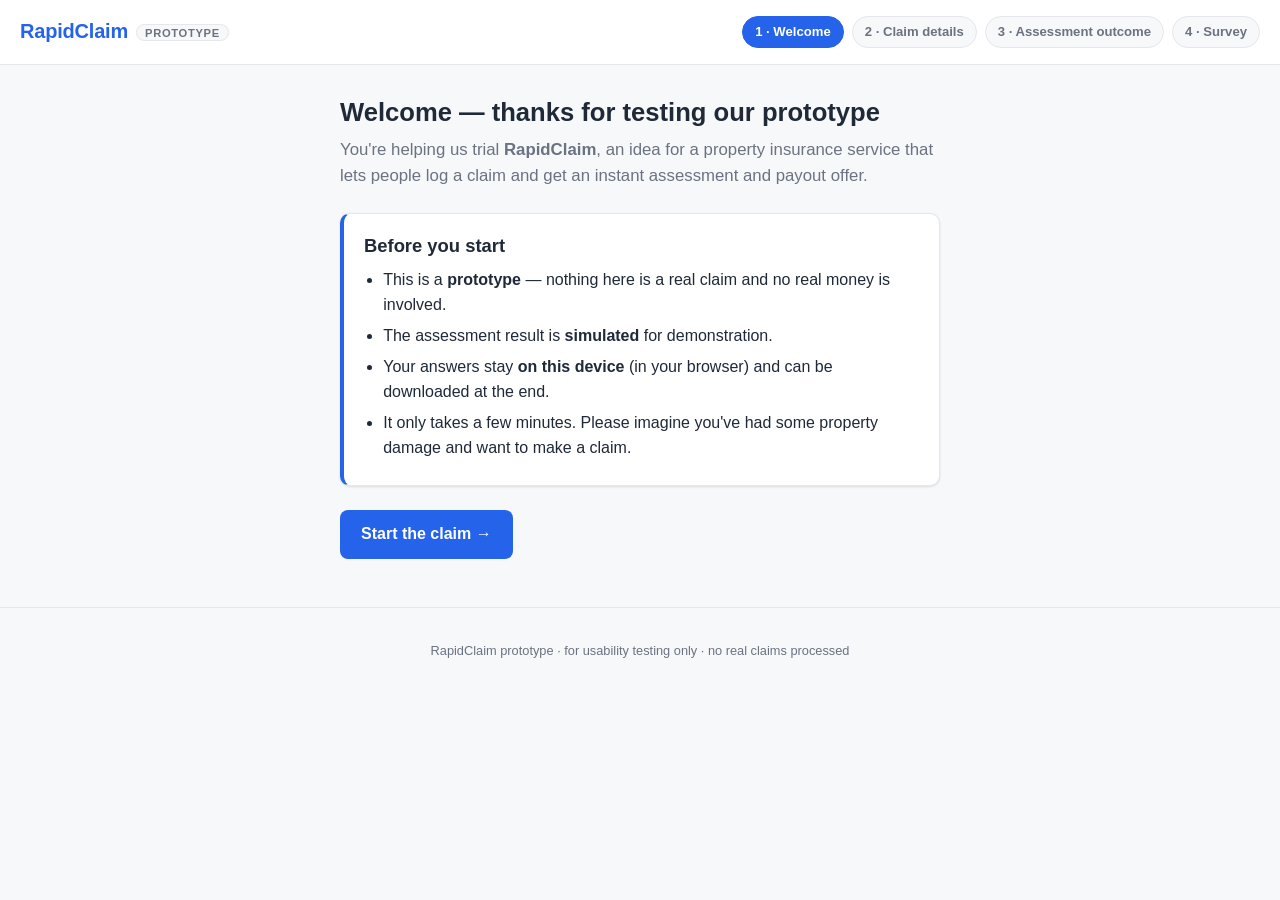
<file: index.html>
<!DOCTYPE html>
<html lang="en">
<head>
  <meta charset="UTF-8">
  <meta name="viewport" content="width=device-width, initial-scale=1.0">
  <title>RapidClaim — Property Claim Prototype</title>
  <link rel="stylesheet" href="css/style.css">
</head>
<body>
  <header class="site-header">
    <div class="brand">RapidClaim<span class="brand-tag">prototype</span></div>
    <ol class="progress" aria-label="Progress">
      <li data-step="intro" class="active">1 · Welcome</li>
      <li data-step="claim">2 · Claim details</li>
      <li data-step="outcome">3 · Assessment outcome</li>
      <li data-step="survey">4 · Survey</li>
    </ol>
  </header>

  <main>
    <!-- SECTION 1: INTRO -->
    <section id="intro" class="step active">
      <h1>Welcome — thanks for testing our prototype</h1>
      <p class="lead">
        You're helping us trial <strong>RapidClaim</strong>, an idea for a property insurance
        service that lets people log a claim and get an instant assessment and payout offer.
      </p>
      <div class="callout">
        <h2>Before you start</h2>
        <ul>
          <li>This is a <strong>prototype</strong> — nothing here is a real claim and no real money is involved.</li>
          <li>The assessment result is <strong>simulated</strong> for demonstration.</li>
          <li>Your answers stay <strong>on this device</strong> (in your browser) and can be downloaded at the end.</li>
          <li>It only takes a few minutes. Please imagine you've had some property damage and want to make a claim.</li>
        </ul>
      </div>
      <div class="actions">
        <button class="btn btn-primary" data-goto="claim">Start the claim →</button>
      </div>
    </section>

    <!-- SECTION 2: CLAIM DETAILS -->
    <section id="claim" class="step">
      <h1>Your claim details</h1>
      <p class="lead">Tell us a little about what happened. We'll assess it right away.</p>

      <form id="claim-form" novalidate>
        <div class="field">
          <label for="claimant-name">Your name</label>
          <input type="text" id="claimant-name" name="name" autocomplete="name" required
                 placeholder="e.g. Alex Taylor">
          <p class="error" data-for="name"></p>
        </div>

        <!-- Q1 · Cause of damage -->
        <div class="field">
          <label for="claim-cause">What caused the damage?</label>
          <select id="claim-cause" name="causeOfDamage" required>
            <option value="" disabled selected>Choose one…</option>
            <option value="Storm / hail / flood">Storm, hail or flood</option>
            <option value="Escape of water / leak">Escape of water or leak</option>
            <option value="Fire">Fire</option>
            <option value="Theft / break-in">Theft or break-in</option>
            <option value="Tenant damage">Tenant damage</option>
            <option value="Accidental damage">Accidental damage</option>
            <option value="Fallen tree">Fallen tree</option>
            <option value="Other">Other</option>
          </select>
          <p class="error" data-for="causeOfDamage"></p>
          <details class="why">
            <summary>Why we ask</summary>
            <p>The cause of damage is the biggest factor in whether a claim is covered. Telling
               us upfront lets us check it against your policy straight away — so you know early
               whether you're covered.</p>
          </details>
        </div>

        <!-- Q2 · When it happened -->
        <div class="field">
          <label for="claim-date">When did it happen?</label>
          <div class="field-row">
            <input type="date" id="claim-date" name="dateOfDamage" required>
            <input type="time" id="claim-time" name="timeOfDamage" aria-label="Approximate time (optional)">
          </div>
          <p class="hint">Date required · approximate time if you know it.</p>
          <p class="error" data-for="dateOfDamage"></p>
          <details class="why">
            <summary>Why we ask</summary>
            <p>The date lets us cross-check against weather records and declared events in your
               area. If your damage lines up with a known event, it's effectively
               pre-validated — no waiting to prove it happened.</p>
          </details>
        </div>

        <!-- Q3 · What was damaged and where -->
        <fieldset class="field">
          <legend>What was damaged, and where in the property?</legend>
          <div class="checklist" data-name="damagedAreas">
            <label><input type="checkbox" name="damagedAreas" value="Roof"><span>Roof</span></label>
            <label><input type="checkbox" name="damagedAreas" value="Ceilings / walls"><span>Ceilings / walls</span></label>
            <label><input type="checkbox" name="damagedAreas" value="Flooring / carpet"><span>Flooring / carpet</span></label>
            <label><input type="checkbox" name="damagedAreas" value="Kitchen / cabinetry"><span>Kitchen / cabinetry</span></label>
            <label><input type="checkbox" name="damagedAreas" value="Contents"><span>Contents</span></label>
            <label><input type="checkbox" name="damagedAreas" value="Fence / external"><span>Fence / external</span></label>
          </div>
          <p class="error" data-for="damagedAreas"></p>

          <label for="damage-extent" class="sub-label">Roughly how extensive is it?</label>
          <select id="damage-extent" name="damageExtent" required>
            <option value="" disabled selected>Choose one…</option>
            <option value="Minor">Minor — small area, cosmetic</option>
            <option value="Moderate">Moderate — one room / section</option>
            <option value="Major">Major — multiple rooms / structural</option>
            <option value="Severe">Severe — widespread / property-wide</option>
          </select>
          <p class="error" data-for="damageExtent"></p>
          <details class="why">
            <summary>Why we ask</summary>
            <p>Damage type, location and extent map to our repair-cost benchmarks, so we can give
               you an indicative settlement range and confirm it clears your excess right away.</p>
          </details>
        </fieldset>

        <!-- Q4 · Photos / videos -->
        <div class="field">
          <label for="claim-photos">Upload photos or videos of the damage <span class="optional">(recommended)</span></label>
          <input type="file" id="claim-photos" name="photos" accept="image/*,video/*" multiple>
          <p class="hint">Show us the whole room first, then close-ups of the damage.</p>
          <p class="hint" id="photo-status"></p>
          <details class="why">
            <summary>Why we ask</summary>
            <p>Photos are the evidence only you have. We compare them against thousands of assessed
               claims to validate the damage — replacing the slow first assessor visit.</p>
          </details>
        </div>

        <!-- Q5 · Safety triage -->
        <fieldset class="field">
          <legend>Is the property currently safe and liveable?</legend>
          <div class="rating" data-name="safeLiveable">
            <label><input type="radio" name="safeLiveable" value="Yes" required><span>Yes</span></label>
            <label><input type="radio" name="safeLiveable" value="No"><span>No</span></label>
          </div>
          <p class="error" data-for="safeLiveable"></p>

          <p class="sub-label">Is anything getting worse or urgent? <span class="optional">(tick any that apply)</span></p>
          <div class="checklist" data-name="safetyIssues">
            <label><input type="checkbox" name="safetyIssues" value="Water still coming in"><span>Water still coming in</span></label>
            <label><input type="checkbox" name="safetyIssues" value="Security compromised"><span>Security compromised</span></label>
            <label><input type="checkbox" name="safetyIssues" value="Unable to stay in the property"><span>Can't stay in the property</span></label>
          </div>
          <details class="why">
            <summary>Why we ask</summary>
            <p>This drives urgency. If something's getting worse we can authorise make-safe repairs
               immediately (e.g. use your own plumber now) instead of making you wait for permission.</p>
          </details>
        </fieldset>

        <!-- Estimated loss -->
        <div class="field">
          <label for="estimated-loss">Estimated loss ($)</label>
          <input type="number" id="estimated-loss" name="estimatedLoss" min="0" step="1"
                 inputmode="numeric" required placeholder="e.g. 2500">
          <p class="hint">Your best guess of the repair or replacement cost.</p>
          <p class="error" data-for="estimatedLoss"></p>
        </div>

        <div class="actions">
          <button type="button" class="btn btn-ghost" data-goto="intro">← Back</button>
          <button type="submit" class="btn btn-primary">Assess my claim</button>
        </div>
      </form>
    </section>

    <!-- SECTION 3: ASSESSMENT OUTCOME -->
    <section id="outcome" class="step">
      <h1>Claim assessment outcome</h1>

      <!-- Assessing spinner -->
      <div id="assessing" class="assessing" hidden>
        <div class="spinner" aria-hidden="true"></div>
        <p>Assessing your claim…</p>
      </div>

      <!-- Decision result -->
      <div id="decision" class="decision" hidden>
        <div class="decision-badge" id="decision-badge"></div>
        <h2 id="decision-title"></h2>
        <p id="decision-message"></p>
        <div class="payout" id="payout-block">
          <span class="payout-label">Payout offer</span>
          <span class="payout-amount" id="payout-amount"></span>
        </div>
        <p class="ref">Reference: <span id="claim-ref"></span></p>

        <div class="actions">
          <button type="button" class="btn btn-ghost" id="decision-back">← Back to claim details</button>
        </div>

        <div class="options">
          <div class="option-card">
            <button type="button" class="btn btn-primary btn-block" id="accept-btn">Accept payout →</button>
            <p class="option-desc">Get paid now. We'll ask for the bank account you'd like the offer
              deposited into, and settle your claim straight away.</p>
          </div>
          <div class="option-card">
            <button type="button" class="btn btn-secondary btn-block" id="fullclaim-btn">I'd like to proceed to a full claim →</button>
            <p class="option-desc">Prefer a thorough review? We'll collect more detail and a claims
              specialist will assess your claim in full before settling.</p>
          </div>
        </div>
      </div>

      <!-- Accept payout: bank details -->
      <div id="payment" class="decision" hidden>
        <h2>Accept your payout</h2>
        <p>Enter the account you'd like your <strong id="payment-amount"></strong> paid into.</p>
        <form id="payment-form" novalidate>
          <div class="field">
            <label for="account-name">Account holder name</label>
            <input type="text" id="account-name" name="accountName" required
                   placeholder="e.g. Alex Taylor">
            <p class="error" data-for="accountName"></p>
          </div>
          <div class="field">
            <label for="bsb-number">BSB number</label>
            <input type="text" id="bsb-number" name="bsb" inputmode="numeric"
                   required placeholder="6 digits (e.g. 062-000)">
            <p class="error" data-for="bsb"></p>
          </div>
          <div class="field">
            <label for="account-number">Account number</label>
            <input type="text" id="account-number" name="accountNumber" inputmode="numeric"
                   required placeholder="Your account number">
            <p class="error" data-for="accountNumber"></p>
          </div>
          <div class="actions">
            <button type="button" class="btn btn-ghost" id="payment-back">← Back</button>
            <button type="submit" class="btn btn-primary">Confirm &amp; get paid</button>
          </div>
        </form>
      </div>

      <!-- Payment confirmed -->
      <div id="paid" class="decision" hidden>
        <div class="decision-badge badge-approved">✓</div>
        <h2>Payment confirmed</h2>
        <p>Your payout of <strong id="paid-amount"></strong> is on its way. It should arrive in your
          nominated bank account within 1–3 business days
          (ref <strong id="paid-ref"></strong>).</p>
        <p>That's your claim sorted. Just a few quick questions to finish.</p>
        <div class="actions">
          <button type="button" class="btn btn-primary" data-goto="survey">Continue to survey →</button>
        </div>
      </div>

      <!-- Full claim acknowledgement -->
      <div id="fullclaim" class="decision" hidden>
        <div class="decision-badge badge-referred">→</div>
        <h2>Let's do a full claim</h2>
        <p>Thanks — we've logged your request for a full assessment
          (ref <strong id="fullclaim-ref"></strong>). A claims specialist will review the details
          you've provided and be in touch with a final decision.</p>
        <p>For now, let's finish with a few quick questions.</p>
        <div class="actions">
          <button type="button" class="btn btn-ghost" id="fullclaim-back">← Back</button>
          <button type="button" class="btn btn-primary" data-goto="survey">Continue to survey →</button>
        </div>
      </div>
    </section>

    <!-- SECTION 4: SURVEY -->
    <section id="survey" class="step">
      <h1>How was that?</h1>
      <p class="lead">A few quick questions about your experience. Then you're done.</p>

      <form id="survey-form" novalidate>
        <h2 class="section-heading">About you</h2>

        <div class="field">
          <label for="survey-name">Name</label>
          <input type="text" id="survey-name" name="name" autocomplete="name" required
                 placeholder="e.g. Alex Taylor">
          <p class="error" data-for="name"></p>
        </div>

        <div class="field">
          <label for="survey-age">Age</label>
          <input type="number" id="survey-age" name="age" min="0" max="120" step="1"
                 inputmode="numeric" required placeholder="e.g. 34">
          <p class="error" data-for="age"></p>
        </div>

        <div class="field">
          <label for="survey-postcode">Postcode</label>
          <input type="text" id="survey-postcode" name="postcode" autocomplete="postal-code"
                 required placeholder="e.g. 2000">
          <p class="error" data-for="postcode"></p>
        </div>

        <div class="field">
          <label for="survey-education">Education level</label>
          <select id="survey-education" name="education" required>
            <option value="" disabled selected>Choose one…</option>
            <option value="Less than high school">Less than high school</option>
            <option value="High school">High school</option>
            <option value="Trade / vocational">Trade / vocational</option>
            <option value="Diploma">Diploma</option>
            <option value="Bachelor's degree">Bachelor's degree</option>
            <option value="Postgraduate degree">Postgraduate degree</option>
            <option value="Prefer not to say">Prefer not to say</option>
          </select>
          <p class="error" data-for="education"></p>
        </div>

        <div class="field">
          <label for="survey-gender">Gender</label>
          <select id="survey-gender" name="gender" required>
            <option value="" disabled selected>Choose one…</option>
            <option value="Female">Female</option>
            <option value="Male">Male</option>
            <option value="Non-binary">Non-binary</option>
            <option value="Prefer to self-describe">Prefer to self-describe</option>
            <option value="Prefer not to say">Prefer not to say</option>
          </select>
          <p class="error" data-for="gender"></p>
        </div>

        <h2 class="section-heading">Your experience</h2>

        <fieldset class="field">
          <legend>Have you made a claim before?</legend>
          <div class="rating" data-name="madeClaimBefore">
            <label><input type="radio" name="madeClaimBefore" value="Yes" required><span>Yes</span></label>
            <label><input type="radio" name="madeClaimBefore" value="No"><span>No</span></label>
          </div>
          <p class="error" data-for="madeClaimBefore"></p>
        </fieldset>

        <fieldset class="field">
          <legend>Do you understand the proposed solution?</legend>
          <div class="rating" data-name="understandSolution">
            <label><input type="radio" name="understandSolution" value="Yes" required><span>Yes</span></label>
            <label><input type="radio" name="understandSolution" value="No"><span>No</span></label>
          </div>
          <p class="error" data-for="understandSolution"></p>
        </fieldset>

        <fieldset class="field">
          <legend>What is your desired outcome when logging a claim?</legend>
          <div class="rating" data-name="desiredOutcome">
            <label><input type="radio" name="desiredOutcome" value="Maximum payout" required><span>Maximum payout</span></label>
            <label><input type="radio" name="desiredOutcome" value="Minimize paperwork"><span>Minimize paperwork</span></label>
          </div>
          <p class="error" data-for="desiredOutcome"></p>
        </fieldset>

        <div class="field">
          <label for="comments">Any comments or suggestions? <span class="optional">(optional)</span></label>
          <textarea id="comments" name="comments" rows="4"
                    placeholder="What worked well? What would you change?"></textarea>
        </div>

        <div class="actions">
          <button type="button" class="btn btn-ghost" data-goto="outcome">← Back</button>
          <button type="submit" class="btn btn-primary">Finish</button>
        </div>
      </form>

      <!-- Thank you / download -->
      <div id="thanks" class="thanks" hidden>
        <div class="decision-badge badge-approved">✓</div>
        <h2>Thank you!</h2>
        <p>Your responses have been saved on this device. You can download a copy below.</p>
        <div class="actions actions-wrap">
          <button type="button" class="btn btn-secondary" id="download-json">Download JSON</button>
          <button type="button" class="btn btn-secondary" id="download-csv">Download CSV</button>
          <button type="button" class="btn btn-ghost" id="restart-btn">Start over</button>
        </div>
      </div>
    </section>
  </main>

  <footer class="site-footer">
    <p>RapidClaim prototype · for usability testing only · no real claims processed</p>
  </footer>

  <script src="js/storage.js"></script>
  <script src="js/app.js"></script>
  <script src="js/survey.js"></script>
</body>
</html>
</file>
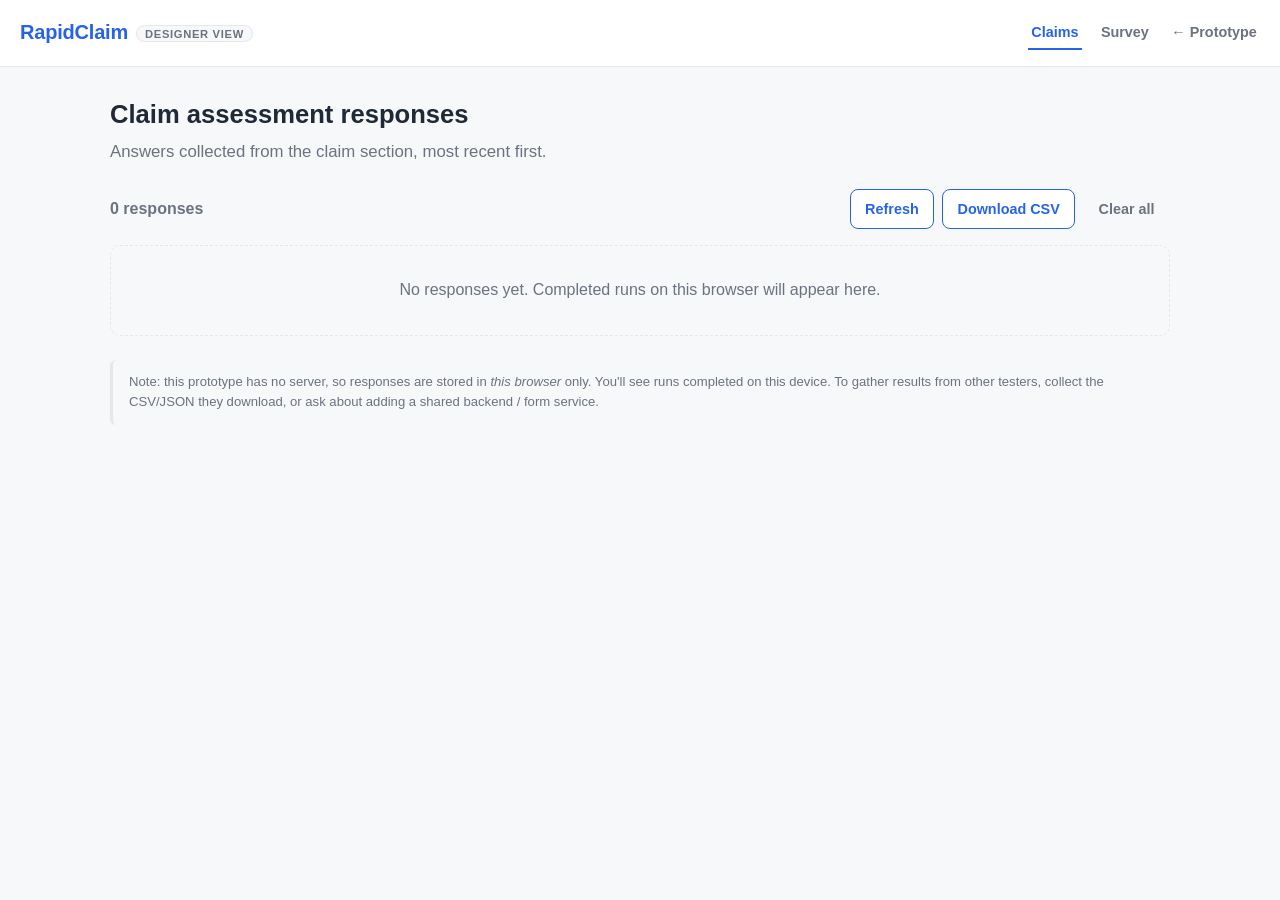
<file: results/claims.html>
<!DOCTYPE html>
<html lang="en">
<head>
  <meta charset="UTF-8">
  <meta name="viewport" content="width=device-width, initial-scale=1.0">
  <title>Claim assessments — RapidClaim (designer view)</title>
  <link rel="stylesheet" href="../css/style.css">
</head>
<body data-view="claims">
  <header class="site-header">
    <div class="brand">RapidClaim<span class="brand-tag">designer view</span></div>
    <nav class="view-nav">
      <a href="claims.html" class="active">Claims</a>
      <a href="survey.html">Survey</a>
      <a href="../index.html">← Prototype</a>
    </nav>
  </header>

  <main class="results-main">
    <h1>Claim assessment responses</h1>
    <p class="lead">Answers collected from the claim section, most recent first.</p>

    <div class="results-bar">
      <span id="results-count" class="results-count"></span>
      <div class="results-actions">
        <button type="button" class="btn btn-secondary" id="refresh">Refresh</button>
        <button type="button" class="btn btn-secondary" id="download-all">Download CSV</button>
        <button type="button" class="btn btn-ghost" id="clear-all">Clear all</button>
      </div>
    </div>

    <div id="results-root"></div>

    <p class="note">
      Note: this prototype has no server, so responses are stored in <em>this browser</em> only.
      You'll see runs completed on this device. To gather results from other testers, collect the
      CSV/JSON they download, or ask about adding a shared backend / form service.
    </p>
  </main>

  <script src="../js/storage.js"></script>
  <script src="results.js"></script>
</body>
</html>
</file>
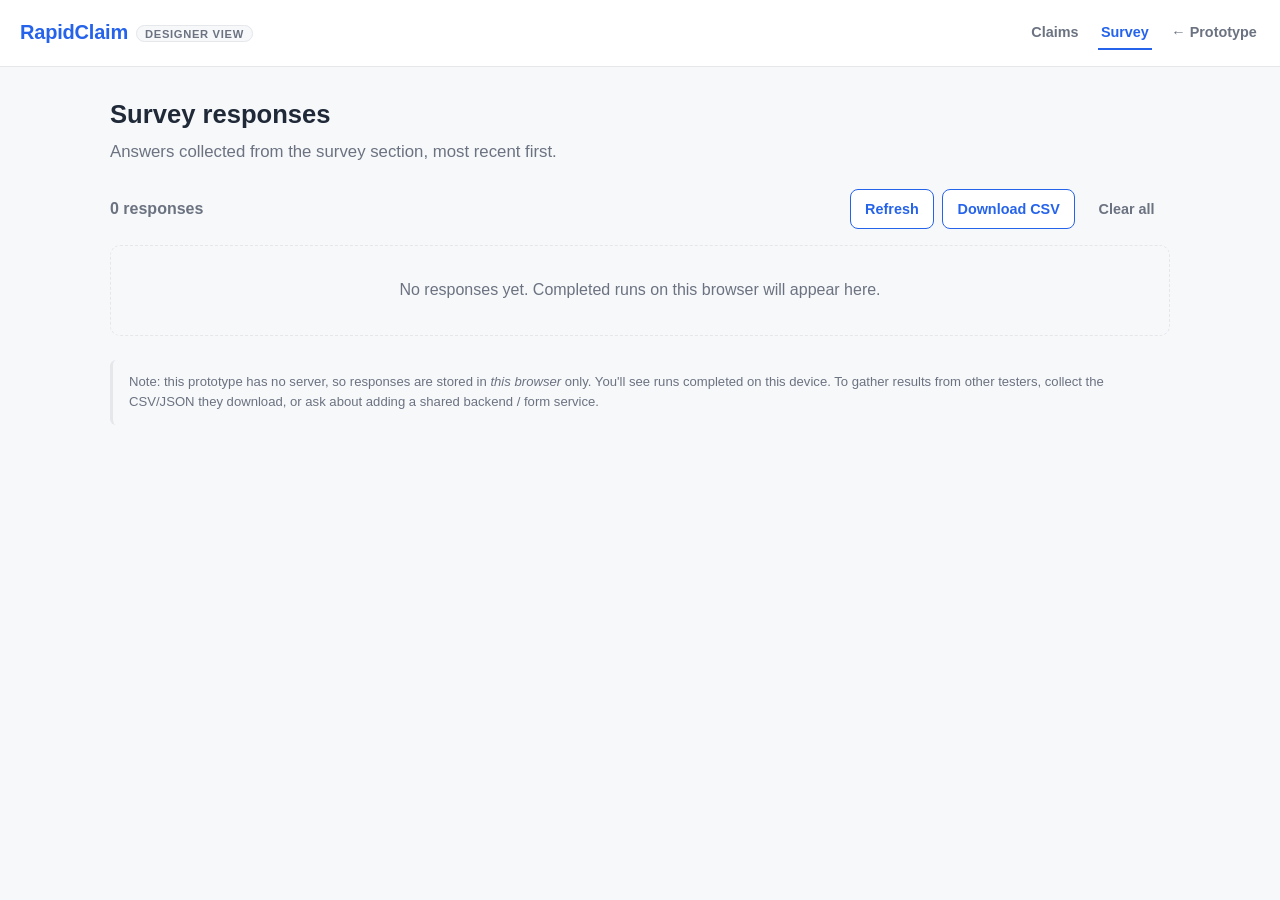
<file: results/survey.html>
<!DOCTYPE html>
<html lang="en">
<head>
  <meta charset="UTF-8">
  <meta name="viewport" content="width=device-width, initial-scale=1.0">
  <title>Survey responses — RapidClaim (designer view)</title>
  <link rel="stylesheet" href="../css/style.css">
</head>
<body data-view="survey">
  <header class="site-header">
    <div class="brand">RapidClaim<span class="brand-tag">designer view</span></div>
    <nav class="view-nav">
      <a href="claims.html">Claims</a>
      <a href="survey.html" class="active">Survey</a>
      <a href="../index.html">← Prototype</a>
    </nav>
  </header>

  <main class="results-main">
    <h1>Survey responses</h1>
    <p class="lead">Answers collected from the survey section, most recent first.</p>

    <div class="results-bar">
      <span id="results-count" class="results-count"></span>
      <div class="results-actions">
        <button type="button" class="btn btn-secondary" id="refresh">Refresh</button>
        <button type="button" class="btn btn-secondary" id="download-all">Download CSV</button>
        <button type="button" class="btn btn-ghost" id="clear-all">Clear all</button>
      </div>
    </div>

    <div id="results-root"></div>

    <p class="note">
      Note: this prototype has no server, so responses are stored in <em>this browser</em> only.
      You'll see runs completed on this device. To gather results from other testers, collect the
      CSV/JSON they download, or ask about adding a shared backend / form service.
    </p>
  </main>

  <script src="../js/storage.js"></script>
  <script src="results.js"></script>
</body>
</html>
</file>
<file: css/style.css>
/* RapidClaim prototype — minimal, accessible, dependency-free styling */

:root {
  --accent: #2563eb;
  --accent-dark: #1d4ed8;
  --ink: #1f2937;
  --muted: #6b7280;
  --line: #e5e7eb;
  --bg: #f7f8fa;
  --card: #ffffff;
  --ok: #16a34a;
  --warn: #d97706;
  --danger: #dc2626;
  --radius: 10px;
  --shadow: 0 1px 3px rgba(0, 0, 0, .08), 0 1px 2px rgba(0, 0, 0, .04);
}

* { box-sizing: border-box; }

html { -webkit-text-size-adjust: 100%; }

body {
  margin: 0;
  font-family: -apple-system, BlinkMacSystemFont, "Segoe UI", Roboto, Helvetica, Arial, sans-serif;
  color: var(--ink);
  background: var(--bg);
  line-height: 1.55;
}

/* ---------- Header / progress ---------- */
.site-header {
  background: var(--card);
  border-bottom: 1px solid var(--line);
  padding: 1rem 1.25rem;
  display: flex;
  flex-wrap: wrap;
  align-items: center;
  gap: 1rem 1.5rem;
  justify-content: space-between;
}

.brand {
  font-weight: 700;
  font-size: 1.25rem;
  color: var(--accent);
  letter-spacing: -.01em;
}

.brand-tag {
  margin-left: .5rem;
  font-size: .7rem;
  font-weight: 600;
  text-transform: uppercase;
  letter-spacing: .06em;
  color: var(--muted);
  background: var(--bg);
  border: 1px solid var(--line);
  border-radius: 999px;
  padding: .12rem .5rem;
  vertical-align: middle;
}

.progress {
  display: flex;
  gap: .5rem;
  list-style: none;
  margin: 0;
  padding: 0;
  flex-wrap: wrap;
}

.progress li {
  font-size: .82rem;
  font-weight: 600;
  color: var(--muted);
  background: var(--bg);
  border: 1px solid var(--line);
  border-radius: 999px;
  padding: .3rem .75rem;
  white-space: nowrap;
}

.progress li.active {
  color: #fff;
  background: var(--accent);
  border-color: var(--accent);
}

.progress li.done {
  color: var(--ok);
  border-color: var(--ok);
  background: #f0fdf4;
}

/* Unlocked steps become clickable links back/forward through the flow. */
.progress li.nav-enabled {
  cursor: pointer;
}
.progress li.nav-enabled:hover {
  border-color: var(--accent);
  color: var(--accent);
}
.progress li.nav-enabled.done:hover {
  border-color: var(--ok);
  color: var(--ok);
}
.progress li.nav-enabled:focus-visible {
  outline: 3px solid rgba(37, 99, 235, .4);
  outline-offset: 2px;
}

/* ---------- Layout ---------- */
main {
  max-width: 640px;
  margin: 0 auto;
  padding: 2rem 1.25rem 3rem;
}

.step { display: none; animation: fade .25s ease; }
.step.active { display: block; }

@keyframes fade {
  from { opacity: 0; transform: translateY(6px); }
  to { opacity: 1; transform: none; }
}

h1 { font-size: 1.6rem; line-height: 1.25; margin: 0 0 .5rem; }
h2 { font-size: 1.15rem; margin: 0 0 .5rem; }
.lead { font-size: 1.05rem; color: var(--muted); margin: 0 0 1.5rem; }

.callout {
  background: var(--card);
  border: 1px solid var(--line);
  border-left: 4px solid var(--accent);
  border-radius: var(--radius);
  padding: 1.1rem 1.25rem;
  box-shadow: var(--shadow);
  margin-bottom: 1.5rem;
}
.callout h2 { margin-top: 0; }
.callout ul { margin: .5rem 0 0; padding-left: 1.2rem; }
.callout li { margin-bottom: .4rem; }

/* ---------- Forms ---------- */
.section-heading {
  margin: 1.75rem 0 1rem;
  padding-bottom: .4rem;
  border-bottom: 1px solid var(--line);
  font-size: 1.05rem;
  color: var(--accent);
}
.section-heading:first-child { margin-top: 0; }

.optional { font-weight: 400; color: var(--muted); font-size: .85rem; }

.field { margin-bottom: 1.25rem; border: 0; padding: 0; }
label, legend {
  display: block;
  font-weight: 600;
  margin-bottom: .4rem;
}
legend { padding: 0; }

input[type="text"],
input[type="number"],
select,
textarea {
  width: 100%;
  padding: .65rem .75rem;
  font-size: 1rem;
  font-family: inherit;
  color: var(--ink);
  background: var(--card);
  border: 1px solid var(--line);
  border-radius: 8px;
  transition: border-color .15s, box-shadow .15s;
}

input:focus, select:focus, textarea:focus {
  outline: none;
  border-color: var(--accent);
  box-shadow: 0 0 0 3px rgba(37, 99, 235, .15);
}

textarea { resize: vertical; }

.hint { font-size: .85rem; color: var(--muted); margin: .35rem 0 0; }

.error {
  color: var(--danger);
  font-size: .85rem;
  margin: .35rem 0 0;
  min-height: 0;
}
.error:empty { display: none; }

input.invalid, select.invalid, textarea.invalid { border-color: var(--danger); }

/* Side-by-side inputs (e.g. date + time) */
.field-row { display: flex; gap: .75rem; flex-wrap: wrap; }
.field-row > * { flex: 1 1 140px; }

/* Sub-label for a secondary control within a field/fieldset */
.sub-label { display: block; font-weight: 600; margin: 1.1rem 0 .5rem; }

/* "Why we ask" disclosures */
.why { margin-top: .6rem; }
.why summary {
  cursor: pointer;
  width: fit-content;
  font-size: .82rem;
  font-weight: 600;
  color: var(--accent);
}
.why summary:hover { text-decoration: underline; }
.why p {
  margin: .5rem 0 0;
  font-size: .85rem;
  color: var(--muted);
  background: var(--bg);
  border-left: 3px solid var(--line);
  padding: .6rem .8rem;
  border-radius: 6px;
}

/* Multi-select checklist (damaged areas, safety issues) */
.checklist {
  display: grid;
  grid-template-columns: repeat(2, minmax(0, 1fr));
  gap: .5rem;
}
.checklist label { margin: 0; font-weight: 500; cursor: pointer; }
.checklist input { position: absolute; opacity: 0; width: 0; height: 0; }
.checklist span {
  display: block;
  font-size: .85rem;
  padding: .55rem .7rem;
  border: 1px solid var(--line);
  border-radius: 8px;
  background: var(--card);
  transition: all .12s;
}
.checklist label:hover span { border-color: var(--accent); }
.checklist input:checked + span {
  background: var(--accent);
  border-color: var(--accent);
  color: #fff;
  font-weight: 600;
}
.checklist input:focus-visible + span {
  box-shadow: 0 0 0 3px rgba(37, 99, 235, .25);
}

/* File input */
input[type="file"] {
  width: 100%;
  font: inherit;
  color: var(--ink);
  padding: .5rem;
  border: 1px dashed var(--line);
  border-radius: 8px;
  background: var(--card);
}

/* Rating scale */
.rating {
  display: flex;
  gap: .5rem;
  flex-wrap: wrap;
}
.rating label {
  flex: 1 1 60px;
  margin: 0;
  font-weight: 500;
  cursor: pointer;
}
.rating input { position: absolute; opacity: 0; width: 0; height: 0; }
.rating span {
  display: block;
  text-align: center;
  font-size: .8rem;
  padding: .55rem .3rem;
  border: 1px solid var(--line);
  border-radius: 8px;
  background: var(--card);
  transition: all .12s;
}
.rating label:hover span { border-color: var(--accent); }
.rating input:checked + span {
  background: var(--accent);
  border-color: var(--accent);
  color: #fff;
  font-weight: 600;
}
.rating input:focus-visible + span {
  box-shadow: 0 0 0 3px rgba(37, 99, 235, .25);
}

/* ---------- Buttons ---------- */
.actions {
  display: flex;
  gap: .75rem;
  margin-top: 1.5rem;
  align-items: center;
}
.actions-wrap { flex-wrap: wrap; }

.btn {
  font: inherit;
  font-weight: 600;
  cursor: pointer;
  border: 1px solid transparent;
  border-radius: 8px;
  padding: .7rem 1.25rem;
  transition: background .15s, border-color .15s, color .15s;
}
.btn:focus-visible { outline: 3px solid rgba(37, 99, 235, .4); outline-offset: 2px; }

.btn-primary { background: var(--accent); color: #fff; }
.btn-primary:hover { background: var(--accent-dark); }

.btn-secondary { background: var(--card); color: var(--accent); border-color: var(--accent); }
.btn-secondary:hover { background: #eff4ff; }

.btn-ghost { background: transparent; color: var(--muted); border-color: transparent; }
.btn-ghost:hover { color: var(--ink); background: var(--bg); }

/* ---------- Assessing spinner ---------- */
.assessing {
  text-align: center;
  padding: 2.5rem 1rem;
  color: var(--muted);
}
.spinner {
  width: 42px;
  height: 42px;
  margin: 0 auto 1rem;
  border: 4px solid var(--line);
  border-top-color: var(--accent);
  border-radius: 50%;
  animation: spin .8s linear infinite;
}
@keyframes spin { to { transform: rotate(360deg); } }

/* ---------- Decision / result ---------- */
.decision, .thanks {
  background: var(--card);
  border: 1px solid var(--line);
  border-radius: var(--radius);
  padding: 1.75rem 1.5rem;
  box-shadow: var(--shadow);
  text-align: center;
}

.decision-badge {
  width: 54px;
  height: 54px;
  margin: 0 auto 1rem;
  border-radius: 50%;
  display: grid;
  place-items: center;
  font-size: 1.6rem;
  font-weight: 700;
  color: #fff;
  background: var(--muted);
}
.badge-approved { background: var(--ok); }
.badge-partial { background: var(--warn); }
.badge-referred { background: var(--accent); }

.payout {
  margin: 1.25rem auto;
  padding: 1rem;
  background: var(--bg);
  border-radius: var(--radius);
  display: inline-flex;
  flex-direction: column;
  min-width: 200px;
}
.payout-label {
  font-size: .8rem;
  text-transform: uppercase;
  letter-spacing: .06em;
  color: var(--muted);
}
.payout-amount {
  font-size: 2rem;
  font-weight: 700;
  color: var(--ink);
}

.ref { font-size: .85rem; color: var(--muted); }
.decision .actions, .thanks .actions { justify-content: center; }

/* Option cards (accept payout vs full claim) */
.options {
  display: flex;
  flex-direction: column;
  gap: 1rem;
  margin-top: 1.5rem;
  text-align: left;
}
.option-card {
  border: 1px solid var(--line);
  border-radius: var(--radius);
  padding: 1rem 1.1rem;
  background: var(--bg);
}
.option-desc { margin: .6rem 0 0; font-size: .9rem; color: var(--muted); }
.btn-block { display: block; width: 100%; }

/* Left-align the payment form inside the decision card */
#payment { text-align: left; }
#payment > h2, #payment > p { text-align: left; }

/* ---------- Footer ---------- */
.site-footer {
  border-top: 1px solid var(--line);
  padding: 1.25rem;
  text-align: center;
  font-size: .8rem;
  color: var(--muted);
}

/* ---------- Designer view / results pages ---------- */
.view-nav { display: flex; gap: 1rem; flex-wrap: wrap; }
.view-nav a {
  font-size: .9rem;
  font-weight: 600;
  color: var(--muted);
  text-decoration: none;
  padding: .3rem .2rem;
  border-bottom: 2px solid transparent;
}
.view-nav a:hover { color: var(--ink); }
.view-nav a.active { color: var(--accent); border-bottom-color: var(--accent); }

.results-main { max-width: 1100px; margin: 0 auto; padding: 2rem 1.25rem 3rem; }

.results-bar {
  display: flex;
  flex-wrap: wrap;
  align-items: center;
  justify-content: space-between;
  gap: .75rem;
  margin-bottom: 1rem;
}
.results-count { font-weight: 600; color: var(--muted); }
.results-actions { display: flex; gap: .5rem; flex-wrap: wrap; }
.results-actions .btn { padding: .5rem .9rem; font-size: .9rem; }

.table-wrap {
  overflow-x: auto;
  border: 1px solid var(--line);
  border-radius: var(--radius);
  background: var(--card);
  box-shadow: var(--shadow);
}
table { border-collapse: collapse; width: 100%; font-size: .88rem; }
thead th {
  text-align: left;
  background: var(--bg);
  color: var(--ink);
  font-weight: 600;
  padding: .6rem .75rem;
  border-bottom: 1px solid var(--line);
  white-space: nowrap;
  position: sticky;
  top: 0;
}
tbody td {
  padding: .55rem .75rem;
  border-bottom: 1px solid var(--line);
  vertical-align: top;
}
tbody tr:last-child td { border-bottom: 0; }
tbody tr:hover { background: #fafbff; }

.empty {
  padding: 2rem;
  text-align: center;
  color: var(--muted);
  border: 1px dashed var(--line);
  border-radius: var(--radius);
}
.note {
  margin-top: 1.5rem;
  font-size: .82rem;
  color: var(--muted);
  background: var(--bg);
  border-left: 3px solid var(--line);
  padding: .75rem 1rem;
  border-radius: 6px;
}

/* ---------- Responsive ---------- */
@media (max-width: 480px) {
  h1 { font-size: 1.35rem; }
  .actions { flex-direction: column-reverse; align-items: stretch; }
  .actions .btn { width: 100%; }
  .decision .actions, .thanks .actions { flex-direction: column; }
  .rating span { font-size: .72rem; }
  .checklist { grid-template-columns: 1fr; }
}
</file>
